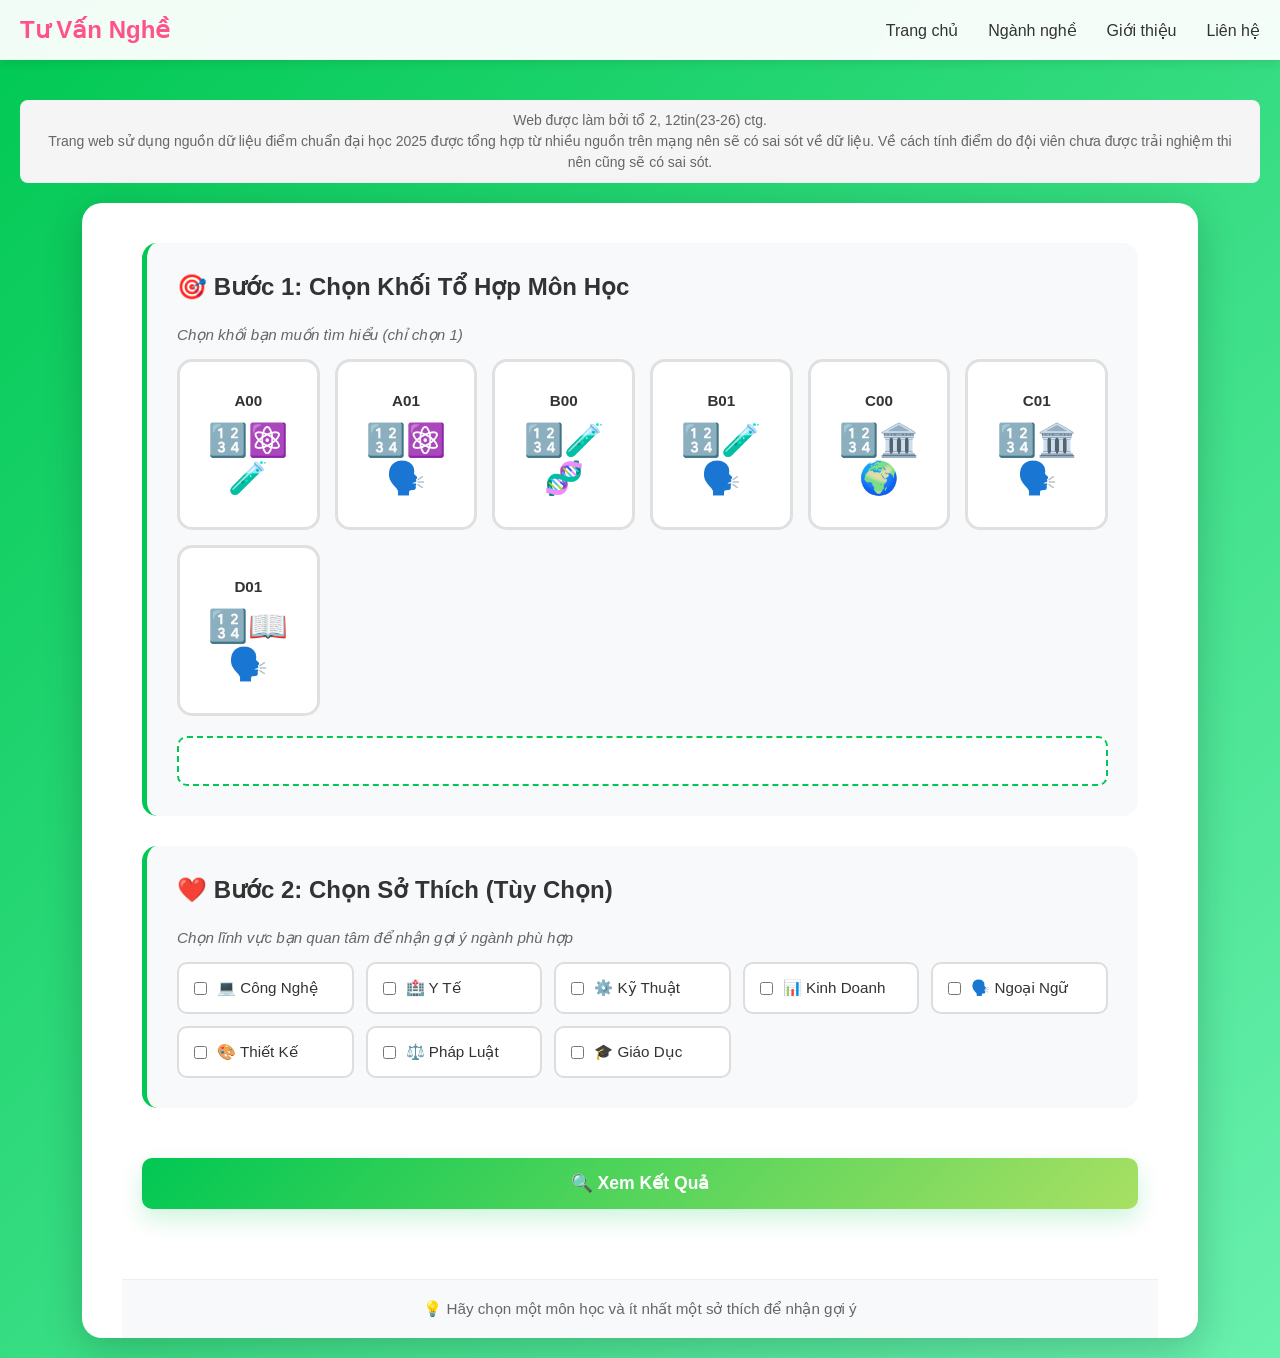
<file: index.html>
<!DOCTYPE html>
<html lang="vi">
<head>
    <meta charset="UTF-8">
    <meta name="viewport" content="width=device-width, initial-scale=1.0">
    <title>Tư Vấn Chọn Nghề - Lớp 12</title>
    <link rel="stylesheet" href="style.css">
</head>
<body>
    <div class="page-intro">
        Web được làm bởi tổ 2, 12tin(23-26) ctg.<br>
        <span class="warn">Trang web sử dụng nguồn dữ liệu điểm chuẩn đại học 2025 được tổng hợp từ nhiều nguồn trên mạng nên sẽ có sai sót về dữ liệu. Về cách tính điểm do đội viên chưa được trải nghiệm thi nên cũng sẽ có sai sót.</span>
    </div>

    <!-- Sticky Navbar -->
    <nav id="navbar" class="navbar">
        <div class="nav-container">
            <div class="nav-logo">Tư Vấn Nghề</div>
            <ul class="nav-menu">
                <li><a href="index.html" class="nav-link active">Trang chủ</a></li>
                <li><a href="careers.html" class="nav-link">Ngành nghề</a></li>
                <li><a href="about.html" class="nav-link">Giới thiệu</a></li>
                <li><a href="contact.html" class="nav-link">Liên hệ</a></li>
            </ul>
        </div>
    </nav>


    <div class="container" id="top">
        <main>
            <div class="content-wrapper">

                <!-- Phần chọn khối tổ hợp và sở thích của học sinh -->
                <section class="form-section" id="form-section">
                    <div class="form-card">
                        <h2>🎯 Bước 1: Chọn Khối Tổ Hợp Môn Học</h2>
                        <p class="instruction-text">Chọn khối bạn muốn tìm hiểu (chỉ chọn 1)</p>
                        <div class="subject-grid" id="blockGrid">
                            <label class="subject-option-checkbox">
                                <input type="checkbox" name="block-choice" value="a00" onchange="handleBlockSelection(event)">
                                <span class="subject-name">A00</span>
                                <span class="subject-emoji">🔢⚛️🧪</span>
                            </label>
                            <label class="subject-option-checkbox">
                                <input type="checkbox" name="block-choice" value="a01" onchange="handleBlockSelection(event)">
                                <span class="subject-name">A01</span>
                                <span class="subject-emoji">🔢⚛️🗣️</span>
                            </label>
                            <label class="subject-option-checkbox">
                                <input type="checkbox" name="block-choice" value="b00" onchange="handleBlockSelection(event)">
                                <span class="subject-name">B00</span>
                                <span class="subject-emoji">🔢🧪🧬</span>
                            </label>
                            <label class="subject-option-checkbox">
                                <input type="checkbox" name="block-choice" value="b01" onchange="handleBlockSelection(event)">
                                <span class="subject-name">B01</span>
                                <span class="subject-emoji">🔢🧪🗣️</span>
                            </label>
                            <label class="subject-option-checkbox">
                                <input type="checkbox" name="block-choice" value="c00" onchange="handleBlockSelection(event)">
                                <span class="subject-name">C00</span>
                                <span class="subject-emoji">🔢🏛️🌍</span>
                            </label>
                            <label class="subject-option-checkbox">
                                <input type="checkbox" name="block-choice" value="c01" onchange="handleBlockSelection(event)">
                                <span class="subject-name">C01</span>
                                <span class="subject-emoji">🔢🏛️🗣️</span>
                            </label>
                            <label class="subject-option-checkbox">
                                <input type="checkbox" name="block-choice" value="d01" onchange="handleBlockSelection(event)">
                                <span class="subject-name">D01</span>
                                <span class="subject-emoji">🔢📖🗣️</span>
                            </label>
                        </div>
                        <div id="selected-subjects" class="selected-subjects"></div>
                    </div>
                    <div class="form-card">
                        <h2>❤️ Bước 2: Chọn Sở Thích (Tùy Chọn)</h2>
                        <p class="instruction-text">Chọn lĩnh vực bạn quan tâm để nhận gợi ý ngành phù hợp</p>
                        <div class="interest-grid">
                            <label class="interest-option">
                                <input type="checkbox" name="interest" value="cong-nghe">
                                <span>💻 Công Nghệ</span>
                            </label>
                            <label class="interest-option">
                                <input type="checkbox" name="interest" value="y-te">
                                <span>🏥 Y Tế</span>
                            </label>
                            <label class="interest-option">
                                <input type="checkbox" name="interest" value="ky-thuat">
                                <span>⚙️ Kỹ Thuật</span>
                            </label>
                            <label class="interest-option">
                                <input type="checkbox" name="interest" value="kinh-doanh">
                                <span>📊 Kinh Doanh</span>
                            </label>
                            <label class="interest-option">
                                <input type="checkbox" name="interest" value="ngon-ngu">
                                <span>🗣️ Ngoại Ngữ</span>
                            </label>
                            <label class="interest-option">
                                <input type="checkbox" name="interest" value="thiet-ke">
                                <span>🎨 Thiết Kế</span>
                            </label>
                            <label class="interest-option">
                                <input type="checkbox" name="interest" value="toa-dam">
                                <span>⚖️ Pháp Luật</span>
                            </label>
                            <label class="interest-option">
                                <input type="checkbox" name="interest" value="giao-duc">
                                <span>🎓 Giáo Dục</span>
                            </label>
                        </div>
                    </div>

                    <button class="btn-submit" onclick="searchByBlock()">🔍 Xem Kết Quả</button>
                </section>

                <!-- Hướng dẫn thang điểm hiển thị -->
                <section class="scale-guide" style="background: #f5f5f5; padding: 20px; border-radius: 10px; margin: 20px 0; display: none;" id="scaleGuide">
                    <h3>📏 Hướng Dẫn Thang Điểm</h3>
                    <p style="font-size: 0.95em; line-height: 1.6;">
                        <strong>Thang 30:</strong> Điểm = (Toán + Lý/Hóa/Sinh + Tiếng Anh). Mỗi môn tối đa 10 điểm<br>
                        <strong>Thang 40:</strong> Một số môn có hệ số nhân 2. Ví dụ: Toán × 2 + Lý + Tiếng Anh = 40 điểm<br>
                        <strong>Thang 100:</strong> Thang quy đổi do ĐH tự tính (kết hợp ĐGNL, THPT, học bạ...)
                    </p>
                </section>

                <!-- Khu vực hiển thị kết quả: khối phù hợp, ngành nghề và điểm trung bình -->
                <section class="results-section" id="results" style="display: none;">

                    <div class="result-card">
                        <h2>✨ Gợi Ý Ngành Nghề Cho Bạn</h2>
                        <div id="careers" class="career-list"></div>
                    </div>

                    <div class="result-card">
                        <h2>📊 Điểm Trung Bình Thi Tổ Hợp <span id="selectedSubject"></span> - ĐH 2025</h2>
                        <div id="universities" class="university-list"></div>
                        <p class="note">*Dữ liệu dựa trên kết quả tuyển sinh năm 2025 - Điểm là tổng 3 môn</p>
                    </div>
                </section>
            </div>
        </main>

        <footer id="footer">
            <p>💡 Hãy chọn một môn học và ít nhất một sở thích để nhận gợi ý</p>
        </footer>
    </div>

    <!-- Back to Top Button -->
    <button id="back-to-top" class="back-to-top" onclick="scrollToTop()">
        <span>↑</span>
    </button>

    <script src="script.js"></script>
    <script>
        // Set active navbar link for index page
        document.addEventListener('DOMContentLoaded', function() {
            const navLinks = document.querySelectorAll('.nav-link');
            navLinks.forEach(link => {
                if (link.getAttribute('href') === 'index.html' || link.getAttribute('href') === '#top') {
                    link.classList.add('active');
                }
            });
        });
    </script>
</body>
</html>
</file>
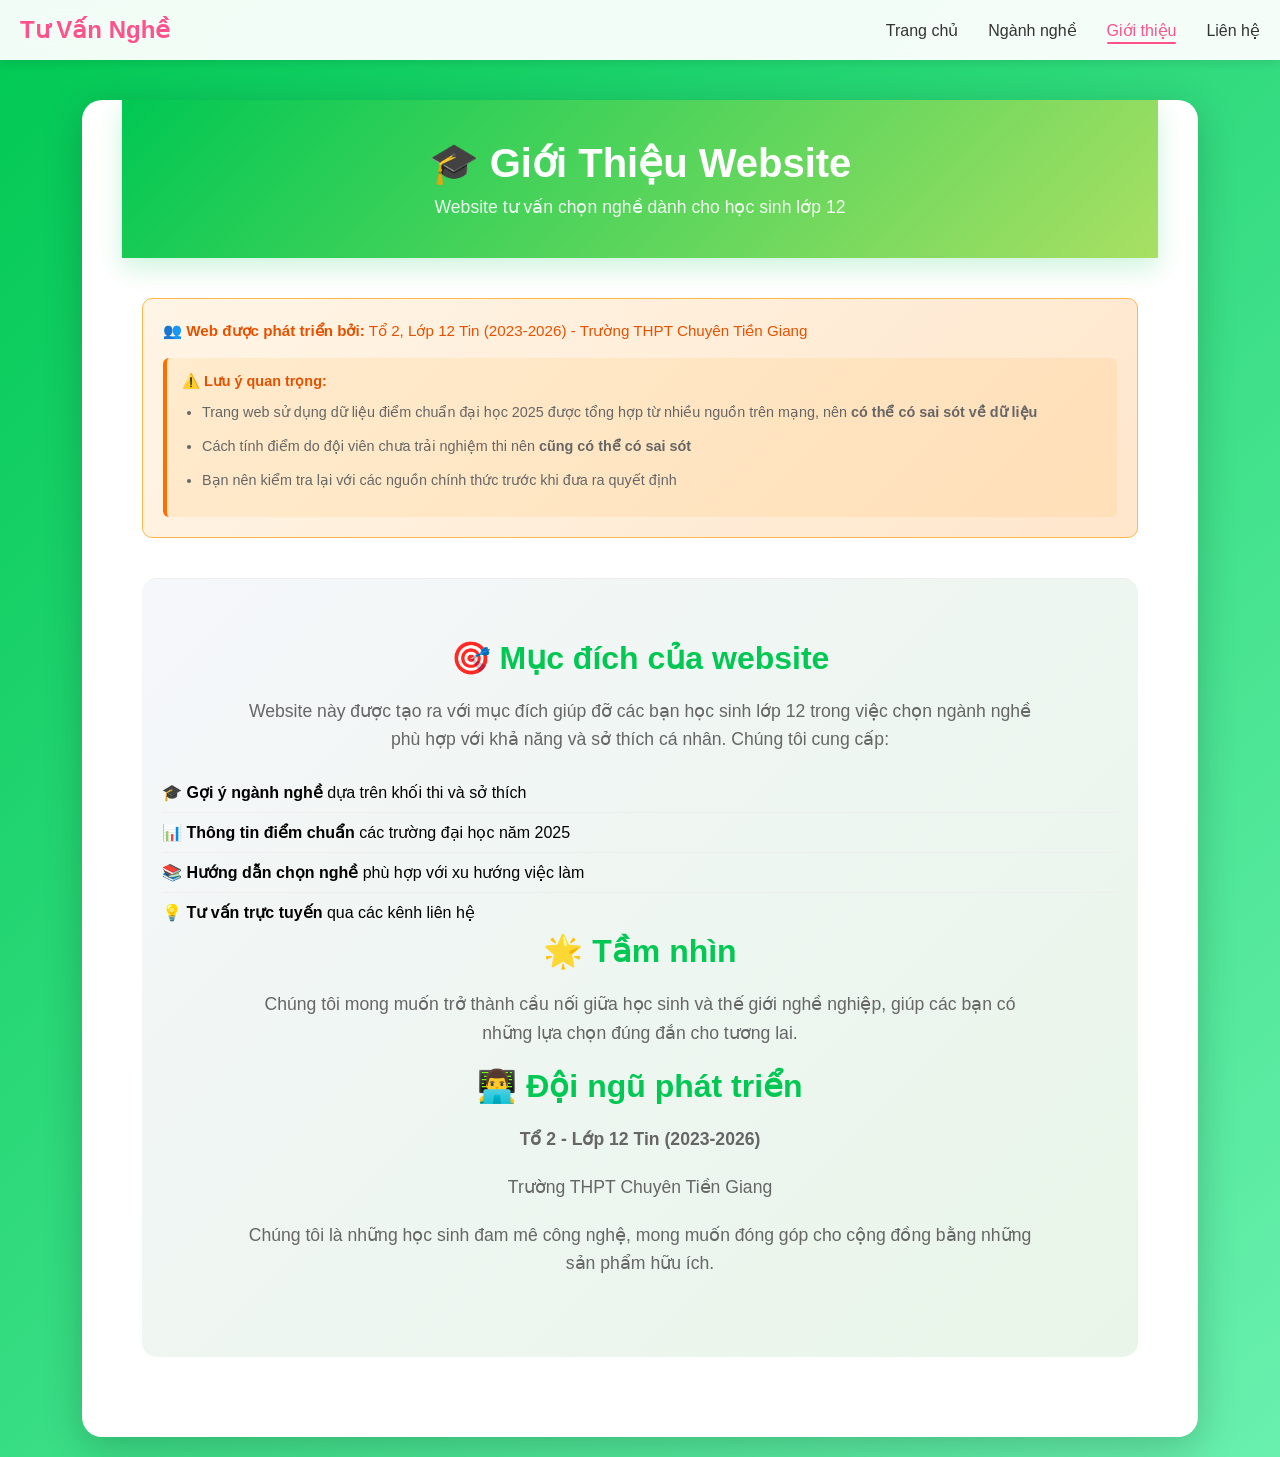
<file: about.html>
<!DOCTYPE html>
<html lang="vi">
<head>
    <meta charset="UTF-8">
    <meta name="viewport" content="width=device-width, initial-scale=1.0">
    <title>Giới Thiệu - Tư Vấn Chọn Nghề</title>
    <link rel="stylesheet" href="style.css">
</head>
<body>
    <!-- Sticky Navbar -->
    <nav id="navbar" class="navbar">
        <div class="nav-container">
            <div class="nav-logo">Tư Vấn Nghề</div>
            <ul class="nav-menu">
                <li><a href="index.html" class="nav-link">Trang chủ</a></li>
                <li><a href="careers.html" class="nav-link">Ngành nghề</a></li>
                <li><a href="about.html" class="nav-link active">Giới thiệu</a></li>
                <li><a href="contact.html" class="nav-link">Liên hệ</a></li>
            </ul>
        </div>
    </nav>

    <div class="container">
        <header>
            <h1>🎓 Giới Thiệu Website</h1>
            <p>Website tư vấn chọn nghề dành cho học sinh lớp 12</p>
        </header>

        <main>
            <div class="content-wrapper">
                <!-- thông báo -->
                <section class="info-banner">
                    <div class="info-content">
                        <p class="info-header">👥 <strong>Web được phát triển bởi:</strong> Tổ 2, Lớp 12 Tin (2023-2026) - Trường THPT Chuyên Tiền Giang</p>
                        <div class="warning-box">
                            <p class="warning-title">⚠️ <strong>Lưu ý quan trọng:</strong></p>
                            <ul class="warning-list">
                                <li>Trang web sử dụng dữ liệu điểm chuẩn đại học 2025 được tổng hợp từ nhiều nguồn trên mạng, nên <strong>có thể có sai sót về dữ liệu</strong></li>
                                <li>Cách tính điểm do đội viên chưa trải nghiệm thi nên <strong>cũng có thể có sai sót</strong></li>
                                <li>Bạn nên kiểm tra lại với các nguồn chính thức trước khi đưa ra quyết định</li>
                            </ul>
                        </div>
                    </div>
                </section>

                <!-- Giới thiệu -->
                <section class="intro-section">
                    <div class="intro-content">
                        <h2>🎯 Mục đích của website</h2>
                        <p>Website này được tạo ra với mục đích giúp đỡ các bạn học sinh lớp 12 trong việc chọn ngành nghề phù hợp với khả năng và sở thích cá nhân. Chúng tôi cung cấp:</p>
                        <ul class="purpose-list">
                            <li>🎓 <strong>Gợi ý ngành nghề</strong> dựa trên khối thi và sở thích</li>
                            <li>📊 <strong>Thông tin điểm chuẩn</strong> các trường đại học năm 2025</li>
                            <li>📚 <strong>Hướng dẫn chọn nghề</strong> phù hợp với xu hướng việc làm</li>
                            <li>💡 <strong>Tư vấn trực tuyến</strong> qua các kênh liên hệ</li>
                        </ul>

                        <h2>🌟 Tầm nhìn</h2>
                        <p>Chúng tôi mong muốn trở thành cầu nối giữa học sinh và thế giới nghề nghiệp, giúp các bạn có những lựa chọn đúng đắn cho tương lai.</p>

                        <h2>👨‍💻 Đội ngũ phát triển</h2>
                        <p><strong>Tổ 2 - Lớp 12 Tin (2023-2026)</strong></p>
                        <p>Trường THPT Chuyên Tiền Giang</p>
                        <p>Chúng tôi là những học sinh đam mê công nghệ, mong muốn đóng góp cho cộng đồng bằng những sản phẩm hữu ích.</p>
                    </div>
                </section>
            </div>
        </main>
    </div>

    <!-- Back to Top Button -->
    <button id="back-to-top" class="back-to-top" onclick="scrollToTop()">
        <span>↑</span>
    </button>

    <script src="about.js"></script>
</body>
</html>
</file>
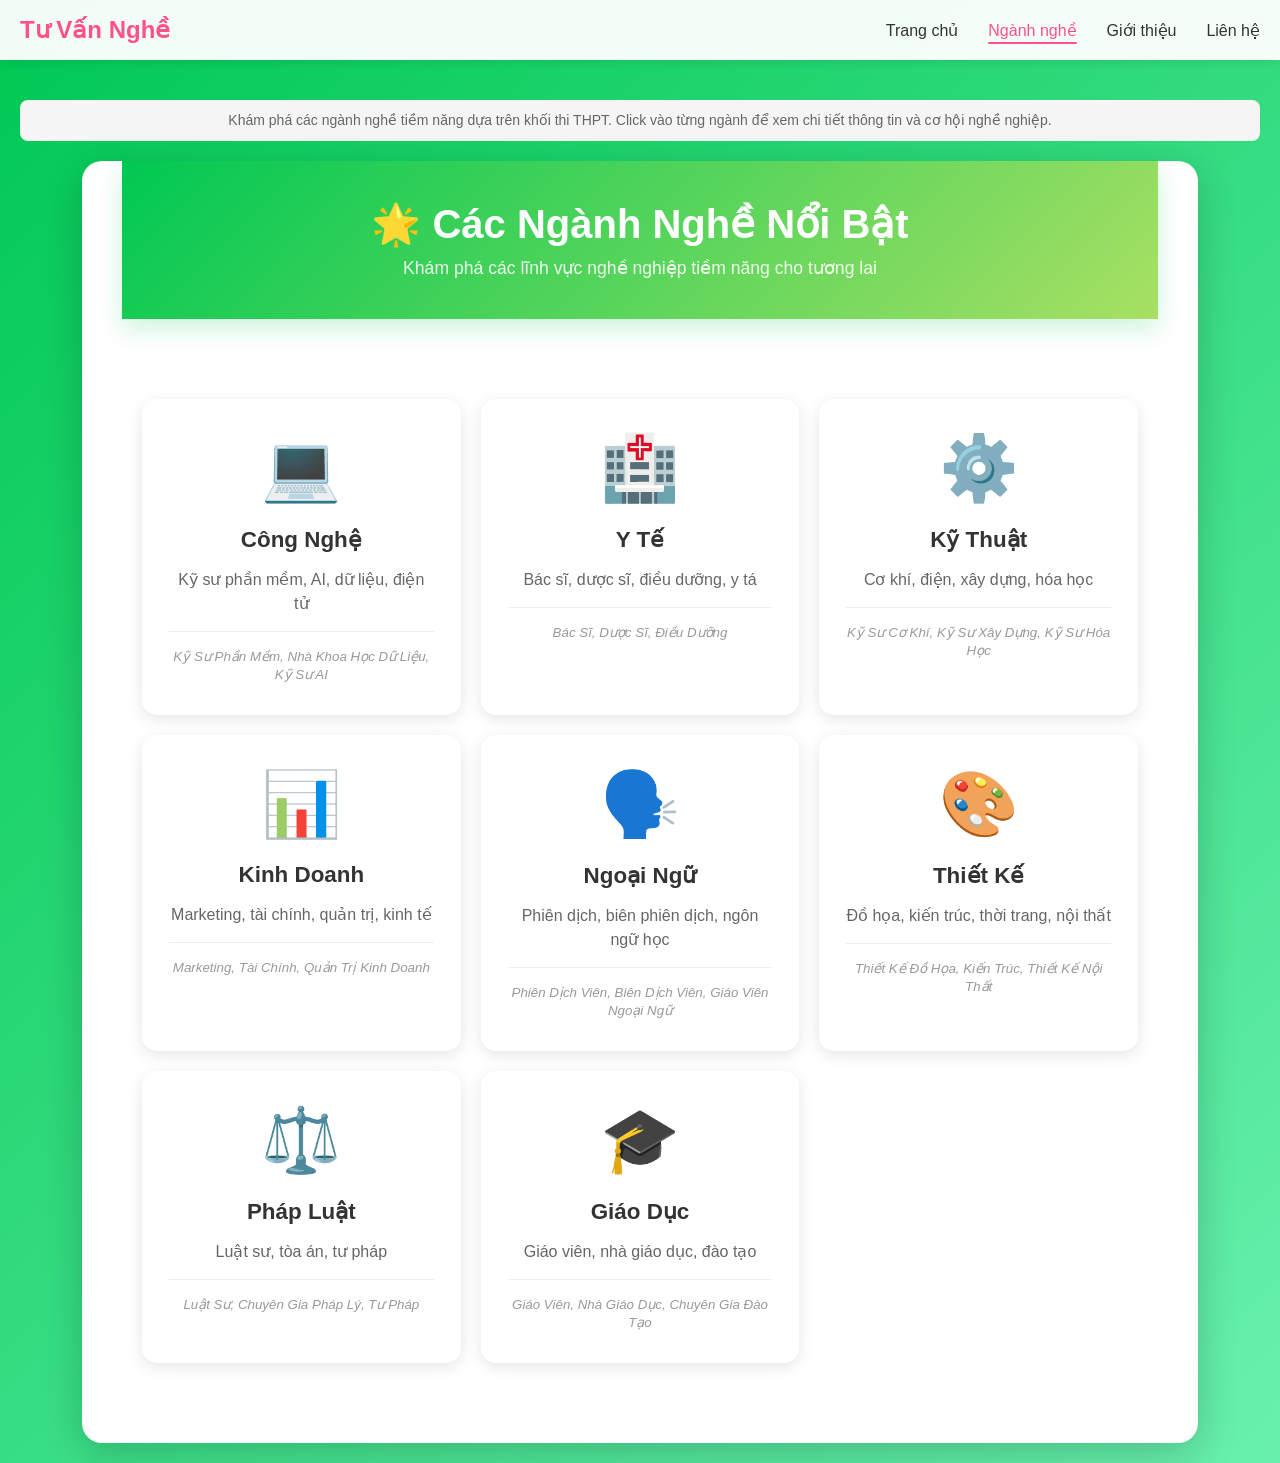
<file: careers.html>
<!DOCTYPE html>
<html lang="vi">
<head>
    <meta charset="UTF-8">
    <meta name="viewport" content="width=device-width, initial-scale=1.0">
    <title>Ngành Nghề - Tư Vấn Chọn Nghề</title>
    <link rel="stylesheet" href="style.css">
</head>
<body>
    <!-- Sticky Navbar -->
    <nav id="navbar" class="navbar">
        <div class="nav-container">
            <div class="nav-logo">Tư Vấn Nghề</div>
            <ul class="nav-menu">
                <li><a href="index.html" class="nav-link">Trang chủ</a></li>
                <li><a href="careers.html" class="nav-link active">Ngành nghề</a></li>
                <li><a href="about.html" class="nav-link">Giới thiệu</a></li>
                <li><a href="contact.html" class="nav-link">Liên hệ</a></li>
            </ul>
        </div>
    </nav>

    <div class="page-intro">
        Khám phá các ngành nghề tiềm năng dựa trên khối thi THPT. Click vào từng ngành để xem chi tiết thông tin và cơ hội nghề nghiệp.
    </div>

    <div class="container">
        <header>
            <h1>🌟 Các Ngành Nghề Nổi Bật</h1>
            <p>Khám phá các lĩnh vực nghề nghiệp tiềm năng cho tương lai</p>
        </header>

        <main>
            <div class="content-wrapper">
                <section class="careers-section">
                    <div class="careers-grid">
                        <div class="career-category-card" data-category="cong-nghe">
                            <div class="category-icon">💻</div>
                            <h3>Công Nghệ</h3>
                            <p>Kỹ sư phần mềm, AI, dữ liệu, điện tử</p>
                            <div class="category-examples">
                                <small>Kỹ Sư Phần Mềm, Nhà Khoa Học Dữ Liệu, Kỹ Sư AI</small>
                            </div>
                        </div>

                        <div class="career-category-card" data-category="y-te">
                            <div class="category-icon">🏥</div>
                            <h3>Y Tế</h3>
                            <p>Bác sĩ, dược sĩ, điều dưỡng, y tá</p>
                            <div class="category-examples">
                                <small>Bác Sĩ, Dược Sĩ, Điều Dưỡng</small>
                            </div>
                        </div>

                        <div class="career-category-card" data-category="ky-thuat">
                            <div class="category-icon">⚙️</div>
                            <h3>Kỹ Thuật</h3>
                            <p>Cơ khí, điện, xây dựng, hóa học</p>
                            <div class="category-examples">
                                <small>Kỹ Sư Cơ Khí, Kỹ Sư Xây Dựng, Kỹ Sư Hóa Học</small>
                            </div>
                        </div>

                        <div class="career-category-card" data-category="kinh-doanh">
                            <div class="category-icon">📊</div>
                            <h3>Kinh Doanh</h3>
                            <p>Marketing, tài chính, quản trị, kinh tế</p>
                            <div class="category-examples">
                                <small>Marketing, Tài Chính, Quản Trị Kinh Doanh</small>
                            </div>
                        </div>

                        <div class="career-category-card" data-category="ngon-ngu">
                            <div class="category-icon">🗣️</div>
                            <h3>Ngoại Ngữ</h3>
                            <p>Phiên dịch, biên phiên dịch, ngôn ngữ học</p>
                            <div class="category-examples">
                                <small>Phiên Dịch Viên, Biên Dịch Viên, Giáo Viên Ngoại Ngữ</small>
                            </div>
                        </div>

                        <div class="career-category-card" data-category="thiet-ke">
                            <div class="category-icon">🎨</div>
                            <h3>Thiết Kế</h3>
                            <p>Đồ họa, kiến trúc, thời trang, nội thất</p>
                            <div class="category-examples">
                                <small>Thiết Kế Đồ Họa, Kiến Trúc, Thiết Kế Nội Thất</small>
                            </div>
                        </div>

                        <div class="career-category-card" data-category="toa-dam">
                            <div class="category-icon">⚖️</div>
                            <h3>Pháp Luật</h3>
                            <p>Luật sư, tòa án, tư pháp</p>
                            <div class="category-examples">
                                <small>Luật Sư, Chuyên Gia Pháp Lý, Tư Pháp</small>
                            </div>
                        </div>

                        <div class="career-category-card" data-category="giao-duc">
                            <div class="category-icon">🎓</div>
                            <h3>Giáo Dục</h3>
                            <p>Giáo viên, nhà giáo dục, đào tạo</p>
                            <div class="category-examples">
                                <small>Giáo Viên, Nhà Giáo Dục, Chuyên Gia Đào Tạo</small>
                            </div>
                        </div>
                    </div>
                </section>
            </div>
        </main>
    </div>

    <!-- Back to Top Button -->
    <button id="back-to-top" class="back-to-top" onclick="scrollToTop()">
        <span>↑</span>
    </button>

    <!-- Career Detail Modal -->
    <div id="career-modal" class="modal-overlay">
        <div class="modal-content">
            <div class="modal-header">
                <h2 id="modal-title" class="modal-title">Career Details</h2>
                <button class="modal-close" onclick="closeModal()">&times;</button>
            </div>
            <div class="modal-body">
                <div id="career-detail" class="career-detail">
                    <!-- Career details will be populated by JavaScript -->
                </div>
                <div class="modal-form">
                    <h3>📧 Gửi Yêu Cầu Tư Vấn</h3>
                    <div class="form-row">
                        <div class="form-group">
                            <label for="contact-name">Họ và tên *</label>
                            <input type="text" id="contact-name" required>
                        </div>
                        <div class="form-group">
                            <label for="contact-email">Email *</label>
                            <input type="email" id="contact-email" required>
                        </div>
                    </div>
                    <div class="form-group">
                        <label for="contact-message">Nội dung tư vấn</label>
                        <textarea id="contact-message" placeholder="Hãy mô tả nhu cầu tư vấn của bạn..."></textarea>
                    </div>
                    <button class="btn-submit-modal" onclick="sendCareerInquiry()">Gửi tư vấn</button>
                </div>
            </div>
        </div>
    </div>

    <script src="careers.js"></script>
</body>
</html>
</file>
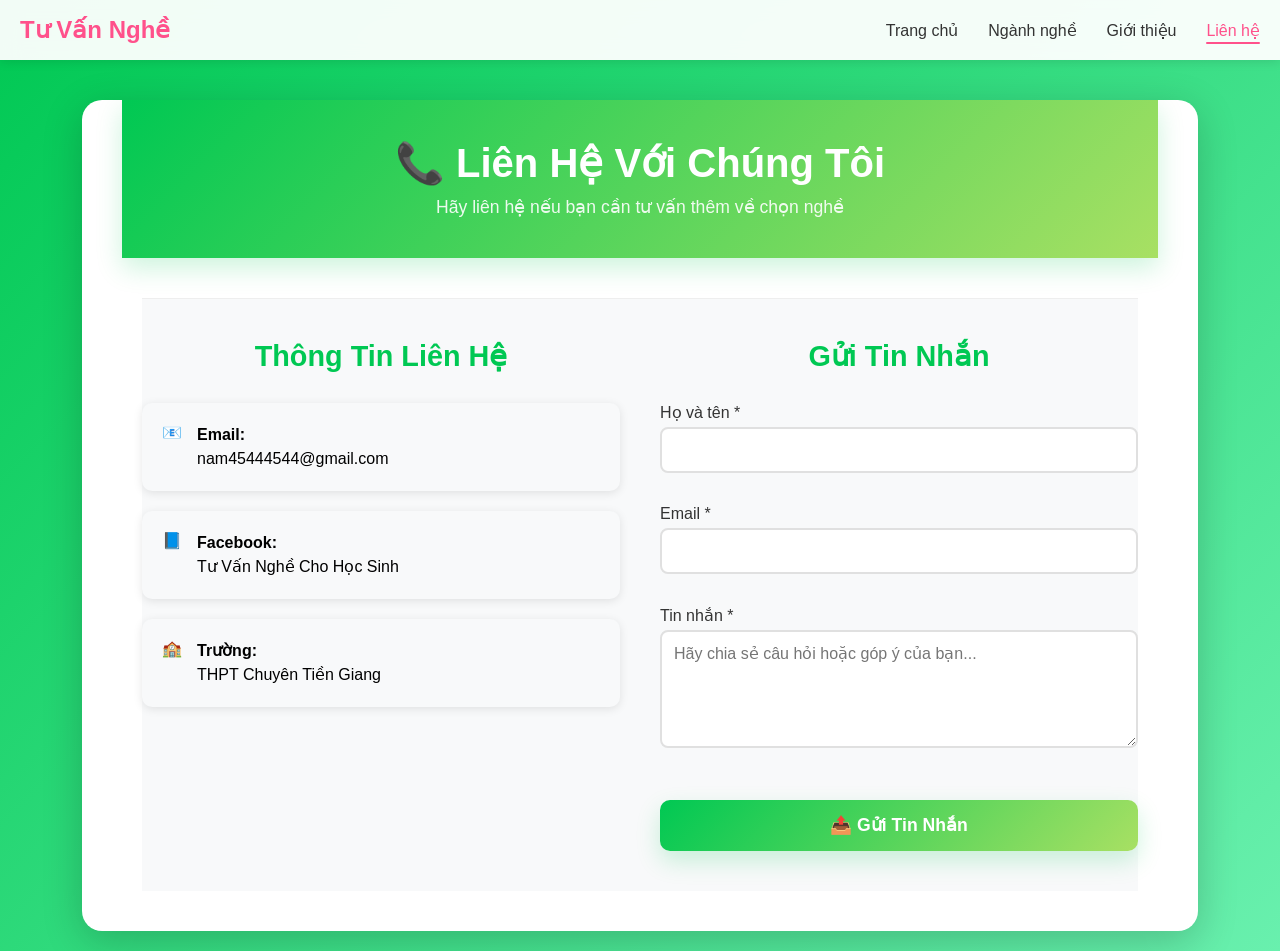
<file: contact.html>
<!DOCTYPE html>
<html lang="vi">
<head>
    <meta charset="UTF-8">
    <meta name="viewport" content="width=device-width, initial-scale=1.0">
    <title>Liên hệ - Tư Vấn Nghề</title>
    <link rel="stylesheet" href="style.css">
</head>
<body>
    <!-- Sticky Navbar -->
    <nav id="navbar" class="navbar">
        <div class="nav-container">
            <div class="nav-logo">Tư Vấn Nghề</div>
            <ul class="nav-menu">
                <li><a href="index.html" class="nav-link">Trang chủ</a></li>
                <li><a href="careers.html" class="nav-link">Ngành nghề</a></li>
                <li><a href="about.html" class="nav-link">Giới thiệu</a></li>
                <li><a href="contact.html" class="nav-link active">Liên hệ</a></li>
            </ul>
        </div>
    </nav>

    <div class="container">
        <header>
            <h1>📞 Liên Hệ Với Chúng Tôi</h1>
            <p>Hãy liên hệ nếu bạn cần tư vấn thêm về chọn nghề</p>
        </header>

        <main>
            <div class="content-wrapper">
                <section class="contact-section">
                    <div class="contact-container">
                        <div class="contact-left">
                            <h2>Thông Tin Liên Hệ</h2>
                            <div class="contact-item">
                                <span class="contact-icon">📧</span>
                                <div>
                                    <strong>Email:</strong><br>
                                    nam45444544@gmail.com
                                </div>
                            </div>
                            <div class="contact-item">
                                <span class="contact-icon">📘</span>
                                <div>
                                    <strong>Facebook:</strong><br>
                                    Tư Vấn Nghề Cho Học Sinh
                                </div>
                            </div>
                            <div class="contact-item">
                                <span class="contact-icon">🏫</span>
                                <div>
                                    <strong>Trường:</strong><br>
                                    THPT Chuyên Tiền Giang
                                </div>
                            </div>
                        </div>

                        <div class="contact-right">
                            <h2>Gửi Tin Nhắn</h2>
                            <form id="contactForm" onsubmit="handleContactSubmit(event)">
                                <div class="form-group">
                                    <label for="name">Họ và tên *</label>
                                    <input type="text" id="name" name="name" required>
                                </div>

                                <div class="form-group">
                                    <label for="email">Email *</label>
                                    <input type="email" id="email" name="email" required>
                                </div>

                                <div class="form-group">
                                    <label for="message">Tin nhắn *</label>
                                    <textarea id="message" name="message" rows="5" required placeholder="Hãy chia sẻ câu hỏi hoặc góp ý của bạn..."></textarea>
                                </div>

                                <button type="submit" class="btn-submit">📤 Gửi Tin Nhắn</button>
                            </form>
                        </div>
                    </div>
                </section>
            </div>
        </main>
    </div>

    <!-- Back to Top Button -->
    <button id="back-to-top" class="back-to-top" onclick="scrollToTop()">
        <span>↑</span>
    </button>

    <script src="contact.js"></script>
</body>
</html>
</file>
<file: style.css>
* {
    margin: 0;
    padding: 0;
    box-sizing: border-box;
}

body {
    font-family: 'Segoe UI', Tahoma, Geneva, Verdana, sans-serif;
    background: linear-gradient(135deg, #00c853, #69f0ae);
    min-height: 100vh;
    padding: 20px;
    padding-top: 100px; /* Account for fixed navbar */
}

.container {
    width: 90%;
    max-width: 1400px;
    margin: 0 auto;
    background: white;
    border-radius: 20px;
    overflow: hidden;
    box-shadow: 0 10px 40px rgba(0, 0, 0, 0.2);
    padding: 0 40px;
}

header {
    background: linear-gradient(135deg, #00c853, #a8e063);
    color: white;
    padding: 40px 20px;
    text-align: center;
    box-shadow: 0 10px 25px rgba(0, 200, 83, 0.2);
}

header h1 {
    font-size: 2.5em;
    margin-bottom: 10px;
}

header p {
    font-size: 1.1em;
    opacity: 0.9;
}

/* Text under navbar */
.page-intro {
    font-size: 14px;
    color: #666;
    background: #f5f5f5;
    padding: 10px 16px;
    border-radius: 8px;
    margin-bottom: 20px;
    line-height: 1.5;
    text-align: center;
}

main {
    padding: 40px 20px;
}

.content-wrapper {
    max-width: 1000;
    margin: 0 auto;
}

.form-section {
    display: flex;
    flex-direction: column;
    gap: 30px;
    margin-bottom: 30px;
    width: 100%;
}

.form-card {
    background: #f8f9fa;
    padding: 30px;
    border-radius: 15px;
    border-left: 5px solid #00c853;
    width: 100%;
}

.form-card h2 {
    margin-bottom: 25px;
    color: #333;
    font-size: 1.5em;
}

.instruction-text {
    color: #666;
    font-size: 0.95em;
    margin-bottom: 15px;
    font-style: italic;
}

.subject-grid {
    display: grid;
    grid-template-columns: repeat(auto-fit, minmax(140px, 1fr));
    gap: 15px;
}

.subject-option-checkbox {
    display: flex;
    flex-direction: column;
    align-items: center;
    justify-content: center;
    gap: 12px;
    padding: 30px 20px;
    background: white;
    border: 3px solid #e0e0e0;
    border-radius: 15px;
    transition: all 0.3s ease;
    text-align: center;
    cursor: pointer;
    min-height: 170px;
    position: relative;
}

.subject-option-checkbox input {
    display: none;
}

.subject-option-checkbox:hover {
    border-color: #00c853;
    background-color: #f8f9ff;
    box-shadow: 0 8px 25px rgba(0, 200, 83, 0.2);
    transform: translateY(-3px);
}

.subject-option-checkbox input:checked {
    display: none;
}

.subject-option-checkbox input:checked ~ * {
    color: white;
}

.subject-option-checkbox input:checked {
    background: linear-gradient(135deg, #00c853 0%, #64dd17 100%);
}

.subject-option-checkbox input:checked + .subject-name + .subject-emoji + .subject-detail {
    background: linear-gradient(135deg, #00c853 0%, #64dd17 100%);
    color: white;
    border-color: #00c853;
}

.subject-option-checkbox {
    background-color: white;
}

.subject-option-checkbox input:checked ~ .subject-emoji {
    transform: scale(1.4);
    color: #ff518b;
}

.subject-option-checkbox input:checked {
    accent-color: white;
}

/* Tạo hiệu ứng highlight khi check */
.subject-option-checkbox input:checked ~ label,
.subject-option-checkbox input:checked ~ .subject-name,
.subject-option-checkbox input:checked ~ .subject-emoji,
.subject-option-checkbox input:checked ~ .subject-detail {
    color: #00c853;
}

.subject-option-checkbox input:checked {
    display: none;
}

/* Hiệu ứng khi được chọn */
.subject-option-checkbox.selected {
    background: linear-gradient(135deg, #00c853 0%, #64dd17 100%);
    border-color: #00c853;
    color: white;
    box-shadow: 0 8px 25px rgba(0, 200, 83, 0.3);
}

.subject-option-checkbox.selected .subject-emoji {
    transform: scale(1.4);
}

.subject-option-checkbox.selected .subject-name,
.subject-option-checkbox.selected .subject-emoji {
    color: white;
}

.selected-subjects {
    margin-top: 20px;
    padding: 15px;
    background: white;
    border-radius: 10px;
    border: 2px dashed #00c853;
    min-height: 50px;
    display: flex;
    align-items: center;
    justify-content: center;
    flex-wrap: wrap;
    gap: 10px;
    text-align: center;
    font-weight: 600;
    color: #00c853;
    font-size: 16px;
}

.selected-subjects.empty {
    justify-content: center;
    color: #999;
    font-style: italic;
}

.selected-subject-tag {
    background: linear-gradient(135deg, #00c853 0%, #64dd17 100%);
    color: white;
    padding: 8px 16px;
    border-radius: 20px;
    font-weight: 600;
    font-size: 0.9em;
}

.matching-blocks {
    display: grid;
    grid-template-columns: repeat(auto-fit, minmax(150px, 1fr));
    gap: 15px;
    margin-bottom: 20px;
}

.block-card {
    background: white;
    border: 2px solid #00c853;
    border-radius: 12px;
    padding: 20px;
    text-align: center;
    cursor: pointer;
    transition: all 0.3s ease;
}

.block-card:hover {
    background: linear-gradient(135deg, #00c853 0%, #64dd17 100%);
    color: white;
    transform: translateY(-3px);
    box-shadow: 0 6px 20px rgba(0, 200, 83, 0.3);
}

.block-card.selected {
    background: linear-gradient(135deg, #00c853 0%, #64dd17 100%);
    color: white;
}

.block-name {
    font-weight: 700;
    font-size: 1.3em;
    margin-bottom: 8px;
}

.block-subjects {
    font-size: 0.85em;
    opacity: 0.9;
}

.subject-emoji {
    font-size: 2em;
    transition: transform 0.3s ease;
}

.subject-detail {
    font-size: 0.75em;
    color: #999;
    font-weight: normal;
}

.subject-name {
    font-weight: 600;
    color: #333;
    font-size: 0.95em;
}

.interest-grid {
    display: grid;
    grid-template-columns: repeat(auto-fit, minmax(150px, 1fr));
    gap: 12px;
}

.interest-option {
    display: flex;
    align-items: center;
    gap: 10px;
    padding: 15px;
    background: white;
    border: 2px solid #ddd;
    border-radius: 10px;
    transition: all 0.3s ease;
}

.interest-option:hover {
    border-color: #ff518b;
    box-shadow: 0 4px 12px rgba(102, 126, 234, 0.1);
}

.interest-option input:checked {
    accent-color: #00c853;
}

.interest-option input:checked + span {
    color: #00c853;
    font-weight: 600;
}

.interest-option span {
    font-size: 0.95em;
    color: #333;
}

.btn-submit {
    background: linear-gradient(135deg, #00c853, #a8e063);
    color: white;
    border: none;
    padding: 16px 40px;
    font-size: 1.1em;
    border-radius: 10px;
    cursor: pointer;
    transition: all 0.3s ease;
    font-weight: 600;
    box-shadow: 0 10px 25px rgba(0, 200, 83, 0.2);
    align-self: center;
    margin-top: 20px;
}

.btn-submit:hover {
    transform: translateY(-2px);
    box-shadow: 0 8px 20px rgba(0, 200, 83, 0.3);
    filter: brightness(1.1);
}

.btn-submit:active {
    transform: translateY(0);
}

.results-section {
    display: flex;
    flex-direction: column;
    gap: 30px;
    margin-top: 40px;
    padding-top: 40px;
    border-top: 2px solid #eee;
}

.result-card {
    background: #f8f9fa;
    padding: 30px;
    border-radius: 15px;
    border-left: 5px solid #00c853;
    width: 100%;
}

.result-card h2 {
    margin-bottom: 20px;
    color: #333;
    font-size: 1.5em;
}

.career-list,
.university-list {
    display: grid;
    gap: 15px;
}

.career-item {
    background: white;
    padding: 20px;
    border-radius: 12px;
    border-left: 4px solid #00c853;
    box-shadow: 0 2px 8px rgba(0, 0, 0, 0.1);
    transition: all 0.3s ease;
    cursor: pointer;
}

.career-item:hover {
    transform: translateY(-5px);
    box-shadow: 0 6px 20px rgba(0, 200, 83, 0.2);
    border-left-color: #64dd17;
}

.career-title {
    font-weight: 700;
    color: #333;
    font-size: 1.1em;
    margin-bottom: 8px;
}

.career-description {
    color: #666;
    font-size: 0.95em;
    line-height: 1.5;
}

.university-item {
    background: white;
    padding: 20px;
    border-radius: 12px;
    display: flex;
    justify-content: space-between;
    align-items: center;
    box-shadow: 0 2px 8px rgba(0, 0, 0, 0.1);
    transition: all 0.3s ease;
    cursor: pointer;
}

.university-item:hover {
    box-shadow: 0 6px 20px rgba(0, 0, 0, 0.15);
    transform: translateY(-2px);
}

.university-info {
    flex: 1;
}

.university-name {
    font-weight: 700;
    color: #333;
    font-size: 1.05em;
    margin-bottom: 5px;
}

.university-location {
    color: #999;
    font-size: 0.9em;
}

.university-major {
    color: #00c853;
    font-size: 0.85em;
    font-weight: 600;
    margin-top: 3px;
}

.average-score {
    background: linear-gradient(135deg, #00c853 0%, #64dd17 100%);
    color: white;
    padding: 12px 25px;
    border-radius: 10px;
    font-weight: 700;
    font-size: 1.2em;
    min-width: 120px;
    text-align: center;
}

.note {
    margin-top: 15px;
    font-size: 0.9em;
    color: #999;
    font-style: italic;
}

footer {
    background: #f8f9fa;
    padding: 20px;
    text-align: center;
    color: #666;
    border-top: 1px solid #eee;
}

footer p {
    font-size: 0.95em;
}

/* Sticky Navbar */
.navbar {
    position: fixed;
    top: 0;
    left: 0;
    right: 0;
    background: rgba(255, 255, 255, 0.95);
    backdrop-filter: blur(10px);
    box-shadow: 0 2px 10px rgba(0, 0, 0, 0.1);
    z-index: 1000;
    transition: box-shadow 0.3s ease;
}

.navbar.scrolled {
    box-shadow: 0 4px 20px rgba(0, 0, 0, 0.15);
}

.nav-container {
    max-width: 1300px;
    margin: 0 auto;
    display: flex;
    justify-content: space-between;
    align-items: center;
    padding: 0 20px;
    height: 60px;
}

.nav-logo {
    font-size: 1.5em;
    font-weight: bold;
    color: #ff518b;
    cursor: pointer;
}

.nav-menu {
    display: flex;
    list-style: none;
    gap: 30px;
    margin: 0;
    padding: 0;
}

.nav-link {
    color: #333;
    text-decoration: none;
    font-weight: 500;
    transition: color 0.3s ease;
    position: relative;
}

.nav-link:hover,
.nav-link.active {
    color: #ff518b;
}

.nav-link.active::after {
    content: '';
    position: absolute;
    bottom: -5px;
    left: 0;
    right: 0;
    height: 2px;
    background: #ff518b;
    border-radius: 1px;
}

/* Phần thông báo thông tin */
.info-banner {
    background: linear-gradient(135deg, #fff5e6 0%, #ffe6cc 100%);
    border-left: 5px solid #ff9800;
    border-radius: 10px;
    padding: 20px;
    margin-bottom: 30px;
    border: 1px solid #ffb74d;
}

.info-content {
    max-width: 100%;
}

.info-header {
    color: #e65100;
    margin-bottom: 15px;
    font-size: 0.95em;
    line-height: 1.6;
}

.warning-box {
    background: rgba(255, 152, 0, 0.1);
    border-left: 4px solid #ff6f00;
    padding: 15px;
    border-radius: 6px;
    margin-top: 10px;
}

.warning-title {
    color: #e65100;
    margin-bottom: 10px;
    font-size: 0.9em;
}

.warning-list {
    margin-left: 20px;
    color: #666;
    font-size: 0.9em;
    line-height: 1.8;
}

.warning-list li {
    margin-bottom: 8px;
}

.error-message {
    background: #fee;
    color: #c33;
    padding: 15px;
    border-radius: 10px;
    border-left: 4px solid #c33;
    margin-bottom: 20px;
}

@media (max-width: 768px) {
    header h1 {
        font-size: 1.8em;
    }

    .subject-grid {
        grid-template-columns: repeat(auto-fit, minmax(100px, 1fr));
    }

    .interest-grid {
        grid-template-columns: repeat(auto-fit, minmax(130px, 1fr));
    }

    .university-item {
        flex-direction: column;
        align-items: flex-start;
        gap: 10px;
    }

    .average-score {
        align-self: flex-start;
    }

    main {
        padding: 20px;
    }

    .form-card {
        padding: 20px;
    }

    .nav-menu {
        gap: 15px;
    }

    .nav-link {
        font-size: 0.9em;
    }
}

/* New Sections */
.intro-section,
.featured-careers-section,
.contact-section {
    padding: 60px 20px;
    background: #f8f9fa;
    border-top: 1px solid #eee;
}

.intro-section {
    background: linear-gradient(135deg, #f5f7fa 0%, #c3cfe2 100%);
}

.featured-careers-section {
    background: white;
}

.contact-section {
    background: #f8f9fa;
}

.intro-section h2,
.featured-careers-section h2,
.contact-section h2 {
    text-align: center;
    color: #333;
    margin-bottom: 30px;
    font-size: 2em;
}

.intro-section p {
    text-align: center;
    font-size: 1.1em;
    line-height: 1.6;
    color: #666;
    max-width: 800px;
    margin: 0 auto;
}

.featured-careers-grid {
    display: grid;
    grid-template-columns: repeat(auto-fit, minmax(250px, 1fr));
    gap: 20px;
    max-width: 1000px;
    margin: 0 auto;
}

.featured-career-card {
    background: white;
    padding: 30px 20px;
    border-radius: 15px;
    text-align: center;
    box-shadow: 0 4px 15px rgba(0, 0, 0, 0.1);
    transition: all 0.3s ease;
    cursor: pointer;
}

.featured-career-card:hover {
    transform: translateY(-5px);
    box-shadow: 0 8px 25px rgba(102, 126, 234, 0.2);
}

.career-icon {
    font-size: 3em;
    margin-bottom: 15px;
}

.featured-career-card h3 {
    color: #333;
    margin-bottom: 10px;
    font-size: 1.3em;
}

.featured-career-card p {
    color: #666;
    font-size: 0.95em;
}

.contact-info {
    display: flex;
    justify-content: center;
    gap: 40px;
    max-width: 600px;
    margin: 0 auto;
}

.contact-item {
    display: flex;
    align-items: center;
    gap: 15px;
    padding: 20px;
    background: white;
    border-radius: 10px;
    box-shadow: 0 2px 10px rgba(0, 0, 0, 0.1);
}

.contact-icon {
    font-size: 1.5em;
}

.contact-item span {
    color: #333;
    font-size: 1em;
}

/* Career Categories Page */
.careers-section {
    padding: 40px 0;
}

.careers-grid {
    display: grid;
    grid-template-columns: repeat(auto-fit, minmax(300px, 1fr));
    gap: 20px;
    max-width: 1200px;
    margin: 0 auto;
}

.career-category-card {
    background: white;
    padding: 30px 25px;
    border-radius: 15px;
    text-align: center;
    box-shadow: 0 4px 15px rgba(0, 0, 0, 0.1);
    transition: all 0.3s ease;
    cursor: pointer;
    border: 2px solid transparent;
}

.career-category-card:hover {
    transform: translateY(-5px) scale(1.02);
    box-shadow: 0 8px 25px rgba(0, 200, 83, 0.2);
    border-color: #00c853;
}

.category-icon {
    font-size: 4em;
    margin-bottom: 20px;
    display: block;
}

.career-category-card h3 {
    color: #333;
    margin-bottom: 15px;
    font-size: 1.4em;
}

.career-category-card p {
    color: #666;
    font-size: 1em;
    line-height: 1.5;
    margin-bottom: 15px;
}

.category-examples {
    border-top: 1px solid #eee;
    padding-top: 15px;
}

.category-examples small {
    color: #999;
    font-style: italic;
}

/* About Page Styles */
.intro-section {
    background: linear-gradient(135deg, #f5f7fa 0%, #e8f5e8 100%);
    padding: 60px 20px;
    margin: 40px 0;
    border-radius: 15px;
}

.intro-content h2 {
    color: #00c853;
    margin-bottom: 20px;
    font-size: 2em;
}

.intro-content p {
    font-size: 1.1em;
    line-height: 1.6;
    margin-bottom: 20px;
}

.purpose-list {
    list-style: none;
    padding: 0;
}

.purpose-list li {
    padding: 10px 0;
    border-bottom: 1px solid #eee;
}

.purpose-list li:last-child {
    border-bottom: none;
}

/* Enhanced hover effects */
.career-item:hover {
    transform: translateY(-5px);
    box-shadow: 0 6px 20px rgba(0, 200, 83, 0.2);
    border-left-color: #64dd17;
}

.university-item:hover {
    box-shadow: 0 6px 20px rgba(0, 200, 83, 0.15);
    transform: translateY(-2px);
}

/* Back to Top Button */
.back-to-top {
    position: fixed;
    bottom: 30px;
    right: 30px;
    width: 50px;
    height: 50px;
    background: linear-gradient(135deg, #00c853 0%, #64dd17 100%);
    color: white;
    border: none;
    border-radius: 50%;
    cursor: pointer;
    opacity: 0;
    visibility: hidden;
    transition: all 0.3s ease;
    z-index: 1000;
    box-shadow: 0 4px 15px rgba(0, 200, 83, 0.3);
}

.back-to-top.visible {
    opacity: 1;
    visibility: visible;
}

.back-to-top:hover {
    transform: translateY(-2px);
    box-shadow: 0 6px 20px rgba(0, 200, 83, 0.4);
    filter: brightness(1.1);
}

.back-to-top span {
    font-size: 1.5em;
    line-height: 1;
}

/* Contact Page Styles */
.contact-section {
    padding: 40px 0;
}

.contact-container {
    display: flex;
    gap: 40px;
    align-items: flex-start;
    justify-content: space-between;
    flex-wrap: wrap;
    max-width: 1000px;
    margin: 0 auto;
}

.contact-left {
    flex: 1;
    min-width: 300px;
}

.contact-right {
    flex: 1;
    min-width: 320px;
}

.contact-left h2,
.contact-right h2 {
    color: #00c853;
    margin-bottom: 30px;
    font-size: 1.8em;
}

.contact-item {
    display: flex;
    align-items: flex-start;
    gap: 15px;
    padding: 20px;
    background: #f8f9fa;
    border-radius: 10px;
    margin-bottom: 20px;
    box-shadow: 0 2px 10px rgba(0, 0, 0, 0.1);
}

.contact-icon {
    font-size: 1.5em;
    color: #00c853;
}

.contact-item div {
    line-height: 1.5;
}

.contact-right input,
.contact-right textarea {
    width: 100%;
    margin-bottom: 12px;
}

.btn-submit {
    width: 100%;
    background: linear-gradient(135deg, #00c853, #a8e063);
    color: white;
    border: none;
    padding: 15px;
    border-radius: 10px;
    font-size: 1.1em;
    font-weight: 600;
    cursor: pointer;
    transition: transform 0.2s ease;
}

.btn-submit:hover {
    transform: translateY(-2px);
}

.form-group {
    margin-bottom: 20px;
}

.form-group label {
    display: block;
    margin-bottom: 8px;
    font-weight: 600;
    color: #333;
}

.form-group input,
.form-group textarea {
    width: 100%;
    padding: 12px 15px;
    border: 2px solid #e0e0e0;
    border-radius: 8px;
    font-size: 1em;
    transition: border-color 0.3s ease;
    font-family: inherit;
}

.form-group input:focus,
.form-group textarea:focus {
    outline: none;
    border-color: #00c853;
    box-shadow: 0 0 0 3px rgba(0, 200, 83, 0.1);
}

.form-group textarea {
    resize: vertical;
    min-height: 120px;
}

/* Global Card Styles */
.card {
    background: white;
    padding: 20px;
    border-radius: 12px;
    box-shadow: 0 4px 12px rgba(0, 0, 0, 0.08);
    transition: 0.2s;
}

.card:hover {
    transform: translateY(-3px);
}

/* Career Modal Styles */
.modal-overlay {
    position: fixed;
    top: 0;
    left: 0;
    right: 0;
    bottom: 0;
    background: rgba(0, 0, 0, 0.7);
    display: flex;
    align-items: center;
    justify-content: center;
    z-index: 2000;
    opacity: 0;
    visibility: hidden;
    transition: all 0.3s ease;
}

.modal-overlay.active {
    opacity: 1;
    visibility: visible;
}

.modal-content {
    background: white;
    border-radius: 20px;
    max-width: 600px;
    width: 90%;
    max-height: 90vh;
    overflow-y: auto;
    transform: scale(0.7);
    transition: transform 0.3s ease;
    box-shadow: 0 20px 60px rgba(0, 0, 0, 0.3);
}

.modal-overlay.active .modal-content {
    transform: scale(1);
}

.modal-header {
    display: flex;
    justify-content: space-between;
    align-items: center;
    padding: 25px 30px;
    border-bottom: 2px solid #f0f0f0;
    background: linear-gradient(135deg, #00c853, #a8e063);
    color: white;
    border-radius: 20px 20px 0 0;
}

.modal-title {
    font-size: 1.8em;
    margin: 0;
}

.modal-close {
    background: none;
    border: none;
    font-size: 2em;
    color: white;
    cursor: pointer;
    padding: 0;
    width: 40px;
    height: 40px;
    border-radius: 50%;
    display: flex;
    align-items: center;
    justify-content: center;
    transition: background 0.2s ease;
}

.modal-close:hover {
    background: rgba(255, 255, 255, 0.2);
}

.modal-body {
    padding: 30px;
}

.career-detail {
    margin-bottom: 30px;
}

.career-detail h3 {
    color: #00c853;
    margin-bottom: 15px;
    font-size: 1.3em;
}

.career-detail p {
    line-height: 1.6;
    margin-bottom: 15px;
    color: #555;
}

.career-skills,
.career-opportunities,
.career-salary {
    margin-bottom: 20px;
}

.career-skills ul,
.career-opportunities ul {
    padding-left: 20px;
}

.career-skills li,
.career-opportunities li {
    margin-bottom: 8px;
    color: #666;
}

.career-salary {
    background: #f8f9fa;
    padding: 15px;
    border-radius: 10px;
    border-left: 4px solid #00c853;
}

.career-salary strong {
    color: #00c853;
    font-size: 1.2em;
}

.modal-form {
    border-top: 2px solid #f0f0f0;
    padding-top: 30px;
}

.modal-form h3 {
    color: #333;
    margin-bottom: 20px;
    font-size: 1.4em;
}

.form-row {
    display: grid;
    grid-template-columns: 1fr 1fr;
    gap: 15px;
    margin-bottom: 15px;
}

.form-group {
    display: flex;
    flex-direction: column;
}

.form-group label {
    margin-bottom: 5px;
    font-weight: 500;
    color: #333;
}

.form-group input,
.form-group textarea {
    padding: 12px;
    border: 2px solid #e0e0e0;
    border-radius: 8px;
    font-size: 1em;
    transition: border-color 0.2s ease;
}

.form-group input:focus,
.form-group textarea:focus {
    outline: none;
    border-color: #00c853;
}

.form-group textarea {
    resize: vertical;
    min-height: 100px;
}

.btn-submit-modal {
    background: linear-gradient(135deg, #00c853, #a8e063);
    color: white;
    border: none;
    padding: 15px 30px;
    border-radius: 10px;
    font-size: 1.1em;
    font-weight: 600;
    cursor: pointer;
    transition: transform 0.2s ease, box-shadow 0.2s ease;
    width: 100%;
    margin-top: 10px;
}

.btn-submit-modal:hover {
    transform: translateY(-2px);
    box-shadow: 0 5px 15px rgba(0, 200, 83, 0.3);
}

.btn-submit-modal:active {
    transform: translateY(0);
}

/* Responsive */
@media (max-width: 768px) {
    .contact-container {
        flex-direction: column;
    }

    .nav-menu {
        gap: 15px;
    }

    .nav-link {
        font-size: 0.9em;
    }
}

/* Modal Responsive */
@media (max-width: 768px) {
    .modal-content {
        width: 95%;
        margin: 20px;
    }

    .modal-header {
        padding: 20px;
    }

    .modal-body {
        padding: 20px;
    }

    .form-row {
        grid-template-columns: 1fr;
    }

    .modal-title {
        font-size: 1.5em;
    }
}
</file>
